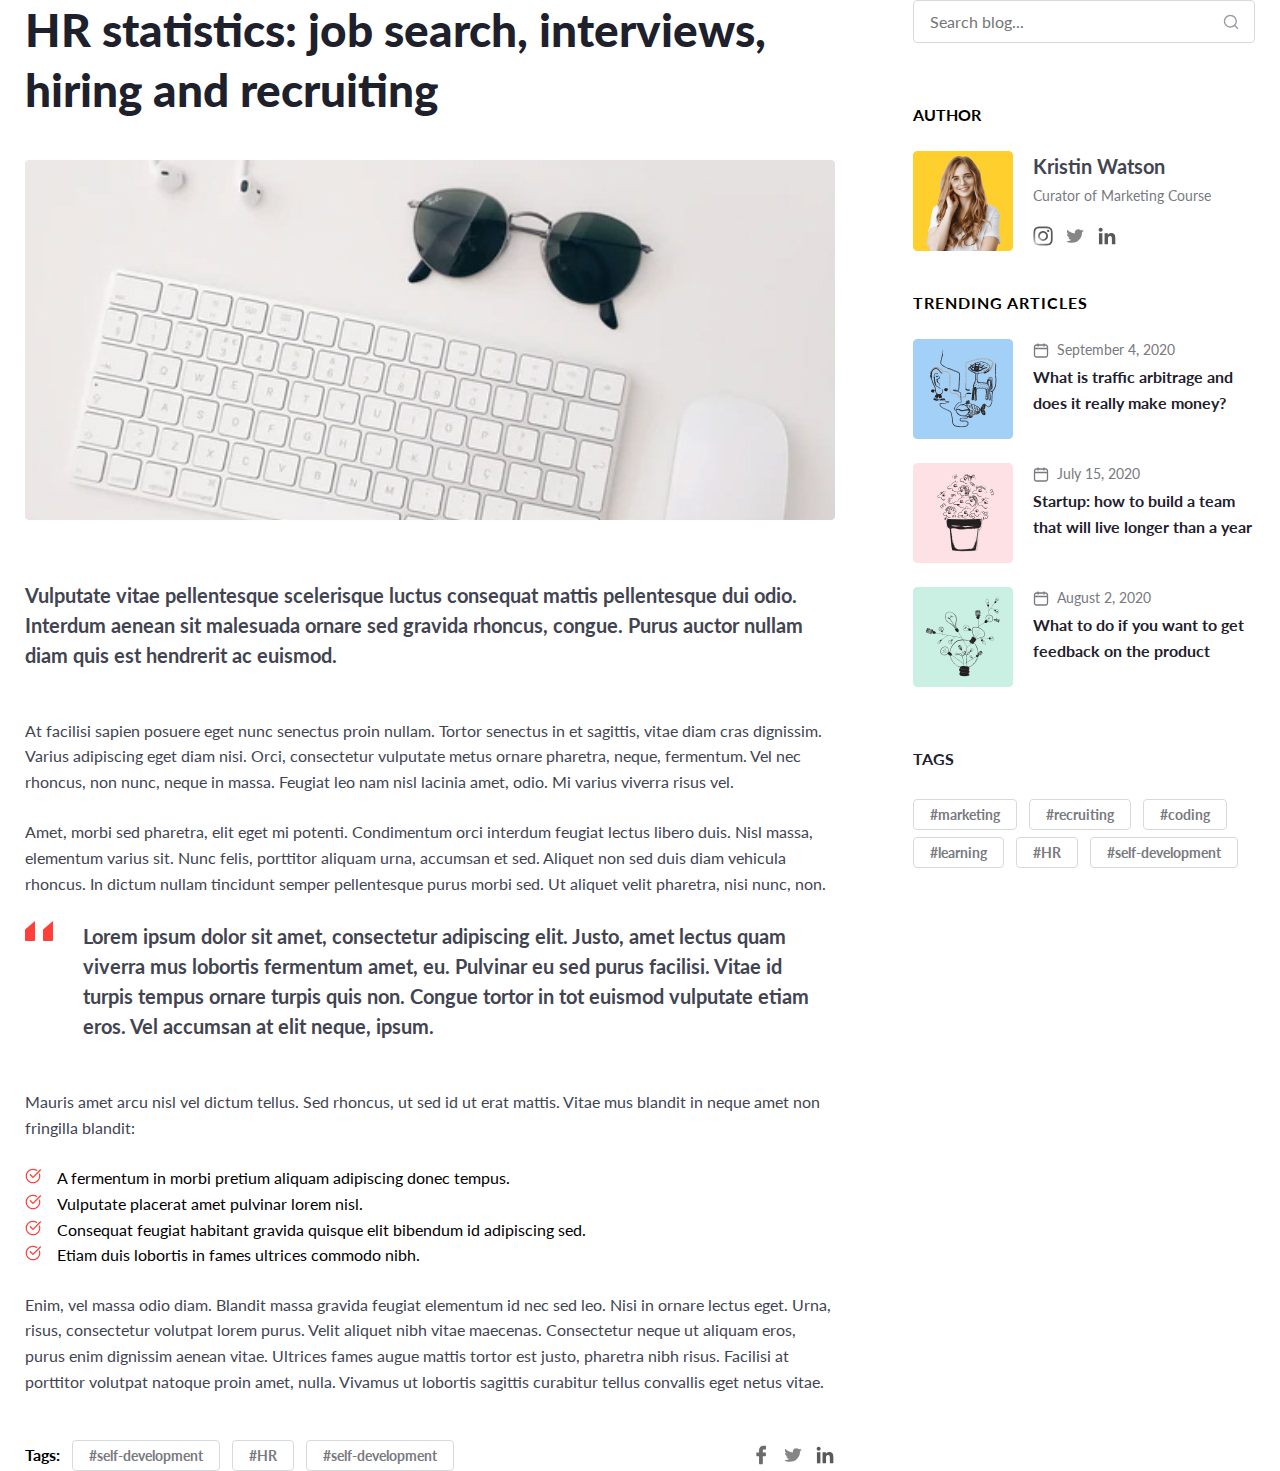
<file: Lesson_10/index.html>
<!DOCTYPE html>
<html lang="en">
	<head>
		<meta charset="UTF-8">
		<meta http-equiv="X-UA-Compatible" content="IE=edge">
		<meta name="viewport" content="width=device-width, initial-scale=1.0">
		<link rel="stylesheet" href="css/reset.css">
		<link rel="stylesheet" href="css/style.css">
		<title>Lesson 10</title>
	</head>
	<body>
		<header class="header"></header>
		<main class="main">
			<div class="article">
				<div class="article__container">
					<div class="article__tittle">
						<h1>HR statistics: job search,  interviews, hiring and recruiting</h1>
					</div>
					<div class="article__image">
						<img src="img/keyboard.png" alt="keyboard">
					</div>
					<div class="article__text text">
						<div class="text__main">
							<p>Vulputate vitae pellentesque scelerisque luctus consequat mattis pellentesque dui odio. Interdum aenean sit malesuada ornare sed gravida rhoncus, congue. Purus auctor nullam diam quis est hendrerit ac euismod. </p>
						</div>
						<p>At facilisi sapien posuere eget nunc senectus proin nullam. Tortor senectus in et sagittis, vitae diam cras dignissim. Varius adipiscing eget diam nisi. Orci, consectetur vulputate metus ornare pharetra, neque, fermentum. Vel nec rhoncus, non nunc, neque in massa. Feugiat leo nam nisl lacinia amet, odio. Mi varius viverra risus vel.</p>
						<p>Amet, morbi sed pharetra, elit eget mi potenti. Condimentum orci interdum feugiat lectus libero duis. Nisl massa, elementum varius sit. Nunc felis, porttitor aliquam urna, accumsan et sed. Aliquet non sed duis diam vehicula rhoncus. In dictum nullam tincidunt semper pellentesque purus morbi sed. Ut aliquet velit pharetra, nisi nunc, non.</p>
						<div class="text__quote">
							<blockquote>
								<p>Lorem ipsum dolor sit amet, consectetur adipiscing elit. Justo, amet lectus quam viverra mus lobortis fermentum amet, eu. Pulvinar eu sed purus  facilisi. Vitae id turpis tempus ornare turpis quis non. Congue tortor in tot euismod vulputate etiam eros. Vel accumsan at elit neque, ipsum.</p>
							</blockquote>
						</div>
						<div class="text__list">
							<p>Mauris amet arcu nisl vel dictum tellus. Sed rhoncus, ut sed id ut erat mattis. Vitae mus blandit in neque amet non fringilla blandit:</p>
							<ul>
								<li>A fermentum in morbi pretium aliquam adipiscing donec tempus.</li>
								<li>Vulputate placerat amet pulvinar lorem nisl.</li>
								<li>Consequat feugiat habitant gravida quisque elit bibendum id adipiscing sed.</li>
								<li>Etiam duis lobortis in fames ultrices commodo nibh.</li>
							</ul>
						</div>
						<p>Enim, vel massa odio diam. Blandit massa gravida feugiat elementum id nec sed leo. Nisi in ornare lectus eget. Urna, risus, consectetur volutpat lorem purus. Velit aliquet nibh vitae maecenas. Consectetur neque ut aliquam eros, purus enim dignissim aenean vitae. Ultrices fames augue mattis tortor est justo, pharetra nibh risus. Facilisi at porttitor volutpat natoque proin amet, nulla. Vivamus ut lobortis sagittis curabitur tellus convallis eget netus vitae.</p>
					</div>
					<div class="article__footer footer-article">
						<div class="footer-article__tags">
							<h2>Tags:</h2>
							<div class="footer-article__tag tag">
								<a href="#">#self-development</a>
							</div>
							<div class="footer-article__tag tag">
								<a href="#">#HR</a>
							</div>
							<div class="footer-article__tag tag">
								<a href="#">#self-development</a>
							</div>
						</div>
						<div class="footer-article__share share">
							<a href="" class="facebook"></a>
							<a href="" class="twitter"></a>
							<a href="" class="linkedin"></a>
						</div>
					</div>
				</div>
			</div>
			<div class="slidebar">
				<div class="slidebar__container">
					<form  class="form">
						<input type="search" class="slidebar__search" placeholder="Search blog...">
						<button type="submit" class="formbutton">
						</button>
					</form>					
					<div class="slidebar__author">
						<h2>Author</h2>
						<div class="author">
							<a href="#"><img src="img/author.png" alt="author"></a>
							<div class="author__info">
								<a href="#"><h3>Kristin Watson</h3></a>
								<h4>Curator of Marketing Course</h4>
								<div class="author__share share">
									<a href="" class="instagram"></a>
									<a href="" class="twitter"></a>
									<a href="" class="linkedin"></a>
								</div>
							</div>
						</div>
					</div>
					<div class="slidebar__trends">
						<h2>Trending Articles</h2>
						<div class="slidebar__trend trend">	
							<a href="#"><img src="img/traffic.png" alt="traffic"></a>			
							<div class="trend__info">
								<div class="trend__date">	
									<h4>September 4, 2020</h4>	
								</div>
								<a href="#"><p>What is traffic arbitrage and does it really make money?</p></a>
							</div>
						</div>
						<div class="slidebar__trend trend">
							<a href="#"><img src="img/startup.png" alt="startup"></a>
							<div class="trend__info">
								<div class="trend__date">
									<h4>July 15, 2020</h4>
								</div>
								<a href="#"><p>Startup: how to build a team that will live longer than a year</p></a>
							</div>						
						</div>
						<div class="slidebar__trend trend">
							<a href="#"><img src="img/feedback.png" alt="feedback"></a>
							<div class="trend__info">
								<div class="trend__date">
									<h4>August 2, 2020</h4>
								</div>	
								<a href="#"><p>What to do if you want to get feedback on the product</p></a>
							</div>						
						</div>
					</div>
					<div class="slidebar__tags">
						<h2>Tags</h2>
						<div class="slidebar__block-tags">
							<div class="slidebar__tag tag">
								<a href="#">#marketing</a>
							</div>
							<div class="slidebar__tag tag">
								<a href="#">#recruiting</a>
							</div>
							<div class="slidebar__tag tag">
								<a href="#">#coding</a>
							</div>
							<div class="slidebar__tag tag">
								<a href="#">#learning</a>
							</div>
							<div class="slidebar__tag tag">
								<a href="#">#HR</a>
							</div>
							<div class="slidebar__tag tag">
								<a href="#">#self-development</a>
							</div>
						</div>
					</div>
				</div>
			</div>
		</main>
		<footer class="footer">
			
		</footer>
	</body>
</html>
</file>
<file: Lesson_10/css/style.css>
@import url('https://fonts.googleapis.com/css2?family=Lato:wght@400;700;900&display=swap');
body {
	font-family: 'Lato', sans-serif;
	font-weight: 400;
	font-size: 16px;
	line-height: 160%;
}
.main {
	max-width: 1230px;
	margin: 0 auto;
	display: flex;
	align-items: flex-start;
	justify-content: space-between;
}
.article {
}
.article__container {
	max-width: 810px;
}
.article__tittle {
	font-weight: 900;
	font-size: 46px;
	line-height: 130%;
	color: #1E212C;
	margin-bottom: 40px;
}
.article__image {
	margin-bottom: 60px;
}
.article__text {
}
.text p {
	color: #424551;
}
.text p:not(:last-child){
	margin-bottom: 25px;
}
.text p:last-child{
	margin-bottom: 48px;
}
.text__main {
	font-weight: 700;
	font-size: 20px;
	line-height: 150%;
	color: #1E212C;
}
.text__quote {
	font-weight: 700;
	font-size: 20px;
	line-height: 150%;
	color: #1E212C;
}
blockquote {
	background: url(../img/icons/quote.svg) 0 0 no-repeat;
}
blockquote p {
	padding-left: 58px;
}

.text__list li::before{
	background: url(../img/icons/list.svg) 0 0 no-repeat;
	content: "";
	display: inline-block;
	height: 16px;
	width: 16px;
	margin-right: 16px;
}
.text__list {
	margin-bottom: 24px;
}
.article__footer {
}
.footer-article {
	display: flex;
	justify-content: space-between;
	align-items: center;
}
.footer-article__tags {
	display: flex;
	align-items: center;
}
.footer-article__tags h2 {
	margin-right: 12px;
	font-weight: 700;
	font-size: 16px;
	line-height: 160%
}
.footer-article__tag {
	
}
.footer-article__tag:not(:last-child) {
	margin-right: 12px;
}
.share {
	display: flex;
	align-items: center;
}
.share a{
	height: 20px;
	width: 20px;
	filter: grayscale(100%);
	transition: transform 0.5s; 
	
}
.share a:not(:last-child) {
	margin-right: 12px;
}
.facebook {
	background: url(../img/icons/facebook.svg) 0 0 no-repeat;
	display: inline-block;	
}
.facebook:hover {
	filter: grayscale(0%);
	transform: scale(1.5, 1.5);
	transition: transform 0.5s; 
}
.twitter {
	background: url(../img/icons/twitter.svg) 0 0 no-repeat;
	display: inline-block;
}
.twitter:hover {
	filter: grayscale(0%);
	transform: scale(1.5, 1.5);
	transition: transform 0.5s; 
}
.linkedin {
	background: url(../img/icons/linkedin.svg) 0 0 no-repeat;
	display: inline-block;
}
.linkedin:hover {
	filter: grayscale(0%);
	transform: scale(1.5, 1.5);
	transition: transform 0.5s; 
}
.instagram {
	background: url(../img/icons/Instagram.svg) 0 0 no-repeat;
	display: inline-block;
}
.instagram:hover {
	filter: grayscale(0%);
	transform: scale(1.5, 1.5);
	transition: transform 0.5s; 
}
.tag a {
	border: 1px solid #D7DADD;
	border-radius: 4px;
	padding: 6px 16px;
	color: #787A80;
	font-weight: 700;
	font-size: 14px;
	line-height: 150%;
	transition: all 0.5s; 
}
.tag a:hover {
	color: #FFFFFF;
	background: #FF3F3A;
	transition: all 0.8s; 
	border: 1px solid #FF3F3A;
}
.slidebar__container {
	max-width: 342px;
}
.form {
	padding: 11px 16px;
	width: 100%;
	border: 1px solid #D7DADD;
	border-radius: 4px;
	background: #FFFFFF;
	margin-bottom: 60px;
	display: flex;
	align-items: center;
	justify-content: space-between;
}
.form input {
	height: 100%;
	width: 100%;	
	outline: none; 
	border: none;
}

.formbutton {
	background: url(../img/icons/search.svg) 0 0 no-repeat;	
	height: 15px;
	width: 15px;
	display: inline-block;
	padding-left: 10px;
}
.slidebar__author h2{
	font-style: normal;
	font-weight: 700;
	font-size: 16px;
	line-height: 150%;
	text-transform: uppercase;
	margin-bottom: 24px;
}
.slidebar__author {
	margin-bottom: 40px;
}
.author {
	display: flex;
	align-items: flex-start;
}
.author img{
	height: 100px;
	width: 100px;
	margin-right: 20px;
	cursor: pointer;
}
.author__info {
}
.author__info h3{
	font-weight: 700;
	font-size: 20px;
	line-height: 150%;
	margin-bottom: 4px;
	color: #424551;
	cursor: pointer;
}
.author__info h4{
	font-weight: 400;
	font-size: 14px;
	line-height: 150%;
	margin-bottom: 20px;
	color: #787A80;
}
.author__share {
}
.share {
}
.slidebar__trends {
	margin-bottom: 60px;
}
.slidebar__trends h2{
	font-weight: 700;
	font-size: 16px;
	line-height: 150%;
	letter-spacing: 1px;
	text-transform: uppercase;
	margin-bottom: 24px;
}
.slidebar__trend:not(:last-child) {
	margin-bottom: 24px;
}
.trend  {
	display: flex;
	align-items: flex-start;
	transition: all 0.5s; 
	border-radius: 5px;
}
.trend:hover {
	box-shadow: 5px 5px 2px 1px rgba(255, 205, 210, 1);
	transform: scale(1.1, 1.1);
	transition: all 0.5s; 
}
.trend {
	transition: all 0.5s;
}
.trend img {
	margin-right: 20px;
	cursor: pointer;
}
.trend h4{
	font-weight: 400;
	font-size: 14px;
	line-height: 150%;
	color: #787A80;
	padding-left: 8px;
}
.trend__date {
	display: flex;
	align-items: center;
	margin-bottom: 4px;
}
.trend__date::before{
	content: "";
	background: url(../img/icons/Calendar.svg) 0 0 no-repeat;	
	display: inline-block;
	height: 16px;
	width: 16px;
}
.trend p{
	font-weight: 700;
	font-size: 16px;
	line-height: 160%;
	color: #1E212C;
	transition: all 0.5s;
}
.trend p:hover{
	color: #FF3F3A;
	transition: all 0.5s;
	cursor: pointer;
}
.slidebar__tags {
	display: inline-block;
}
.slidebar__tags h2{
	font-weight: 700;
	font-size: 16px;
	line-height: 150%;
	text-transform: uppercase;
	color: #1E212C;
	margin-bottom: 30px;
}
.slidebar__tag:not(:last-child) {
	margin-right: 12px;
	margin-bottom: 12px;
}
.slidebar__block-tags {
	display: flex;
	flex-wrap: wrap;
}
</file>
